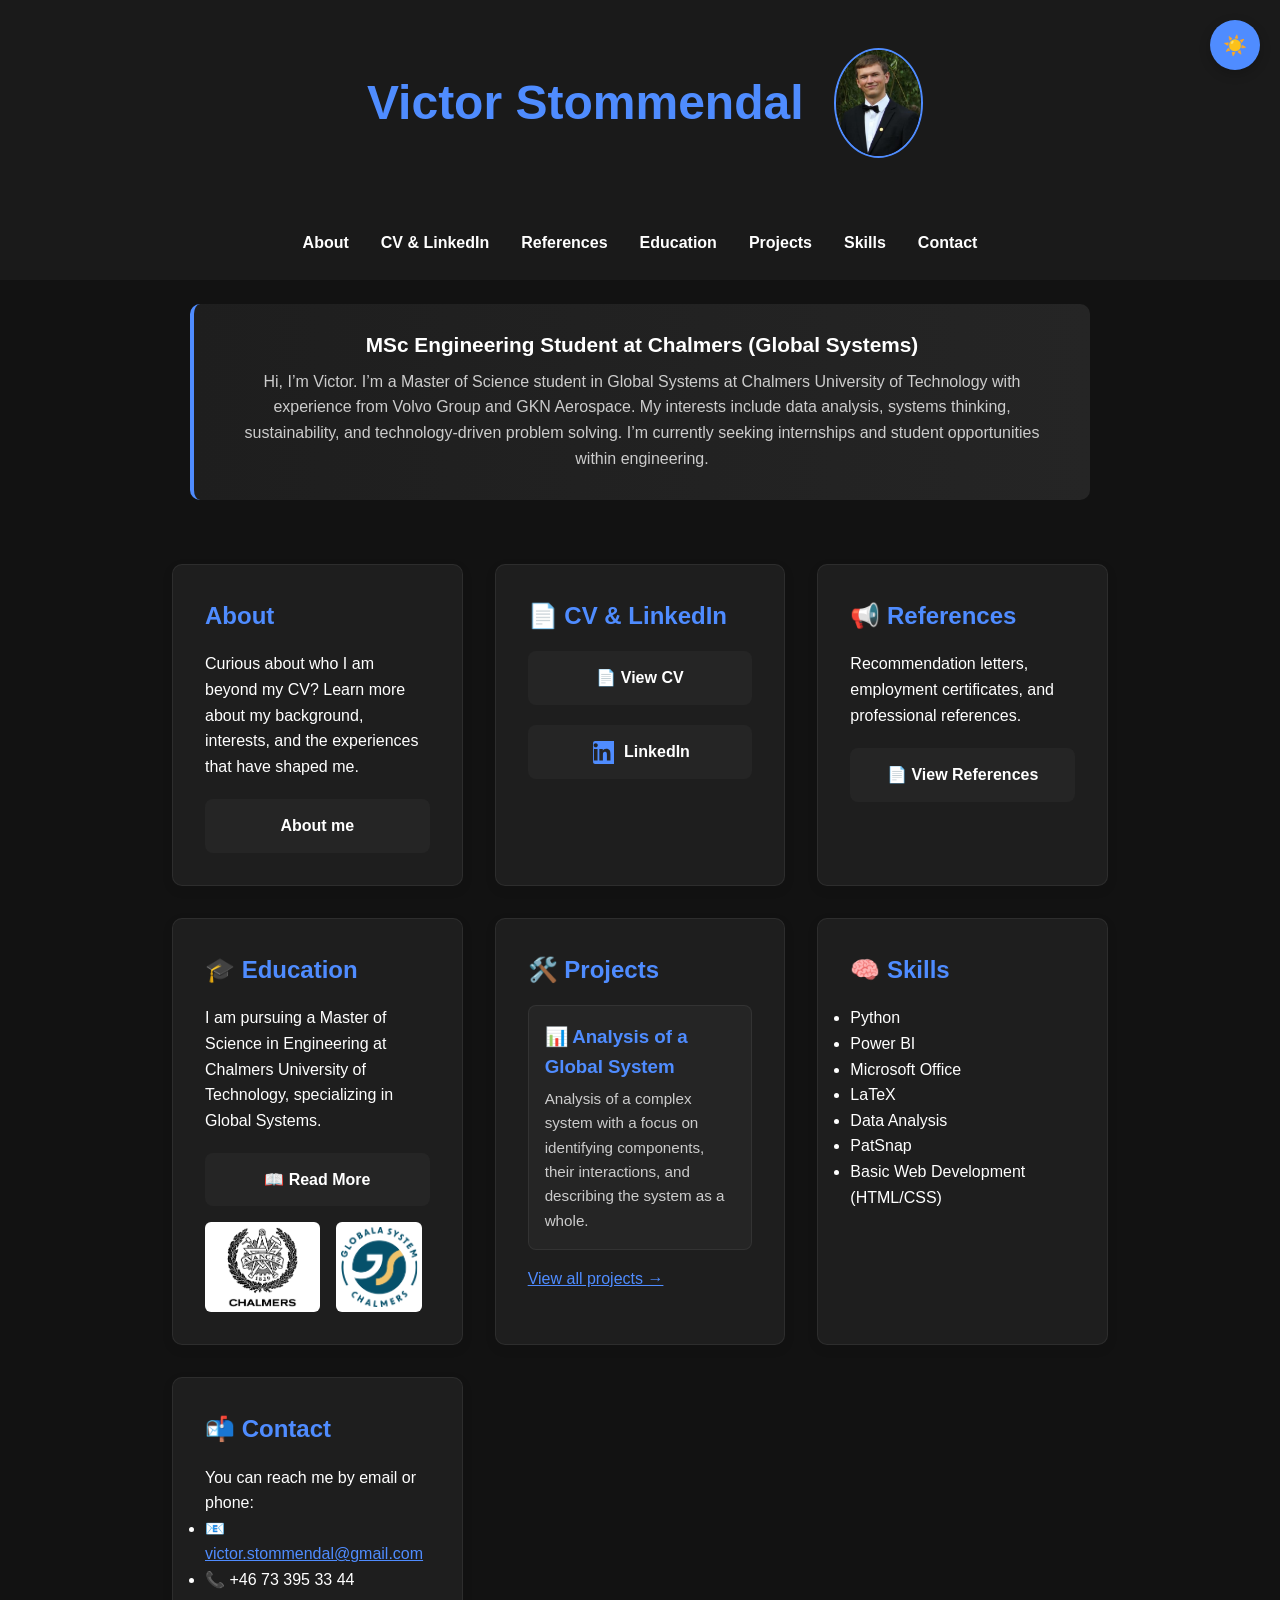
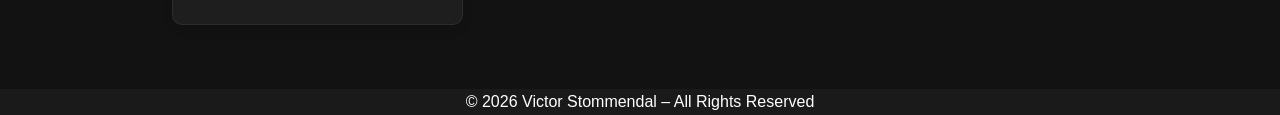
<file: index.html>
<!DOCTYPE html>
<html lang="en">
<head>
  <meta charset="UTF-8" />
  <meta name="viewport" content="width=device-width, initial-scale=1.0" />
  <title>Victor Stommendal</title>
  <style>

.header-subtitle {
  width: 100%;
  text-align: center;
  margin-top: -0.5rem;
  font-size: 1.2rem;
  color: var(--muted);
}

.action-buttons {
  display: flex;
  flex-direction: column;
  gap: 12px;
  margin-top: 20px;
}

.pdf-button {
  display: flex;
  align-items: center;
  justify-content: center;
  gap: 10px;
  width: 100%;
  padding: 14px;
  background: var(--surface);
  color: var(--text) !important;
  text-decoration: none;
  border-radius: 8px;
  font-weight: 600;
  transition: all 0.2s ease;
}

.pdf-button:hover {
  transform: translateY(-2px);
  opacity: 0.95;
}

.profile-pic {
  width: 110px;
  height: 110px;
  border-radius: 50%;
  object-fit: cover;
  border: 2px solid var(--accent);
}

.logos {
  display: flex;
  gap: 1rem;
  margin-top: 1rem;
  flex-wrap: wrap;
  align-items: center;
}

.logos img {
  height: 90px;
  object-fit: contain;
  background-color: white;
  padding: 0.3rem;
  border-radius: 6px;
}

.linkedin-link {
  display: inline-flex;
  align-items: center;
  gap: 0.5rem;
  color: var(--accent);
  text-decoration: none;
  font-weight: bold;
  margin-top: 1rem;
  justify-content: center;
}

.linkedin-link:hover {
  text-decoration: underline;
}

.hero-box {
  max-width: 900px;
  margin: 1.5rem auto;
  padding: 1.5rem 2rem;
  background: linear-gradient(
    90deg,
    var(--card),
    var(--surface)
  );
  border-left: 4px solid var(--accent);
  border-radius: 10px;
  text-align: center;
}

.hero-box h2 {
  font-size: 1.3rem;
  color: var(--text);
  margin-bottom: 0.5rem;
}

.hero-box p {
  color: var(--muted);
  margin: 0.3rem 0;
}

.project-preview {
  background: var(--surface);
  padding: 1rem;
  border-radius: 8px;
  margin-bottom: 1rem;
  border: 1px solid rgba(128, 128, 128, 0.15);
}

.project-preview h3 {
  color: var(--accent);
  margin-bottom: 0.3rem;
}

.project-preview p {
  color: var(--muted);
  font-size: 0.95rem;
}

.linkedin-icon {
  height: 24px;
  width: 24px;
  fill: var(--accent);
  flex-shrink: 0;
}

.linkedin-wrapper {
  text-align: center;
  margin-top: 1rem;
}

.header-title {
  display: flex;
  align-items: center;
  justify-content: center;
  gap: 20px;
}

.header-subtitle {
  width: 100%;
  text-align: center;
  margin-top: 1rem;
  font-size: 1.2rem;
  color: var(--muted);
}

.home-container {
  display:grid;
  grid-template-columns:repeat(auto-fit,minmax(280px,1fr));
  gap:2rem;
  max-width:1000px;
  margin:2rem auto;
  padding:2rem;
}

.card {
  background-color:var(--card);
  padding:2rem;
  border-radius:10px;
  border:1px solid rgba(128,128,128,.15);
  box-shadow:0 4px 12px rgba(0,0,0,.08);
}

.read-more-button {

margin-top: 1.2rem;

display: inline-flex;

}
  </style>
</head>
<link rel="stylesheet" href="style.css">
<body>
  <button id="theme-toggle">☀️</button>
  <header>
    <div class="header-title">
      <h1>Victor Stommendal</h1>
      <img src="Bilder/profilbild.jpg" alt="Profilbild" class="profile-pic" />
    </div>
  </header>

  <nav>
    <a href="about.html">About</a>
    <a href="#CV">CV & LinkedIn</a>
    <a href="referenser.html">References</a>
    <a href="studier.html">Education</a>
    <a href="projekt.html">Projects</a>
    <a href="#skills">Skills</a>
    <a href="#kontakt">Contact</a>
  </nav>

  <section class="hero-box">
    <h2>MSc Engineering Student at Chalmers (Global Systems)</h2>
    <p>Hi, I’m Victor.
      I’m a Master of Science student in Global Systems at Chalmers University of Technology with experience from Volvo Group and GKN Aerospace.
      My interests include data analysis, systems thinking, sustainability, and technology-driven problem solving.
      I’m currently seeking internships and student opportunities within engineering.</p>
  </section>

  <main class="home-container">

    <div class="card" id="about">
      <h2>About</h2>

      <p>
        Curious about who I am beyond my CV?
        Learn more about my background, interests, and the experiences that have shaped me.
    
        <a href="about.html" class="pdf-button read-more-btn">
          About me
        </a>
      </p>

    </div>

    <div class="card" id="CV">
      <h2>📄 CV & LinkedIn</h2>
      <a class="pdf-button" href="cv.html">
        📄 View CV
      </a>
  
      <div class="action-buttons">
  
          <a class="pdf-button"
             href="https://www.linkedin.com/in/victor-stommendal-victor-stommendal/"
             target="_blank"
             rel="noopener noreferrer">
  
              <svg class="linkedin-icon"
                   xmlns="http://www.w3.org/2000/svg"
                   viewBox="0 0 24 24"
                   aria-hidden="true">
                  <path d="M20.447 20.452h-3.554v-5.569c0-1.328-.026-3.038-1.852-3.038-1.854 0-2.136 1.445-2.136 2.939v5.668h-3.554v-11.5h3.414v1.571h.049c.476-.9 1.637-1.852 3.368-1.852 3.601 0 4.267 2.37 4.267 5.456v6.325zm-14.693-13.084c-1.144 0-2.07-.927-2.07-2.07 0-1.143.927-2.07 2.07-2.07 1.144 0 2.07.927 2.07 2.07 0 1.143-.926 2.07-2.07 2.07zm1.777 13.084h-3.554v-11.5h3.554v11.5zm16.469-19.452h-18.917c-1.108 0-2.008.9-2.008 2.008v18.983c0 1.107.9 2.008 2.008 2.008h18.984c1.108 0 2.008-.9 2.008-2.008v-18.983c0-1.108-.9-2.008-2.008-2.008z"/>
              </svg>
  
              LinkedIn
          </a>
  
      </div>
  </div>

  <div class="card" id="referenser">
    <h2>📢 References</h2>
    <p>
      Recommendation letters, employment certificates, and professional references.
      <a href="referenser.html" class="pdf-button read-more-btn">
        📄 View References
      </a>
    </p>
  </div>

    <div class="card" id="studier">
      <h2>🎓 Education</h2>
      <p>
        I am pursuing a Master of Science in Engineering at Chalmers University of Technology, specializing in Global Systems.
      </p>
      <a href="studier.html" class="pdf-button read-more-button">
        📖 Read More
      </a>
  </p>

      <div class="logos">
        <img src="Bilder/chalmers.png" alt="Chalmers logotyp" />
        <img src="Bilder/globala-systems.png" alt="Globala Systems logotyp" />
      </div>
    </div>

    <div class="card" id="projects">
      <h2>🛠️ Projects</h2>
      <div class="project-preview">
      <h3>📊 Analysis of a Global System</h3>
      <p>
      Analysis of a complex system with a focus on identifying components,
      their interactions, and describing the system as a whole.
    </p>

  </div>
    
      <a href="projekt.html">View all projects →</a>
    </div>

    <div class="card" id="skills">
      <h2>🧠 Skills</h2>
      <ul>
        <li>Python</li>
        <li>Power BI</li>
        <li>Microsoft Office</li>
        <li>LaTeX</li>
        <li>Data Analysis</li>
        <li>PatSnap</li>
        <li>Basic Web Development (HTML/CSS)</li>
      </ul>
    </div>

    <div class="card" id="kontakt">
      <h2>📬 Contact</h2>
      <p>You can reach me by email or phone:</p>
      <ul>
        <li>📧 <a href="mailto:victor.stommendal@gmail.com">victor.stommendal@gmail.com</a></li>
        <li>📞 +46 73 395 33 44</li>
      </ul>
    </div>
  </main>

  <footer>
    <p>© 2026 Victor Stommendal – All Rights Reserved</p>
  </footer>
  
<script src="theme.js"></script>
</body>
</html>
</file>
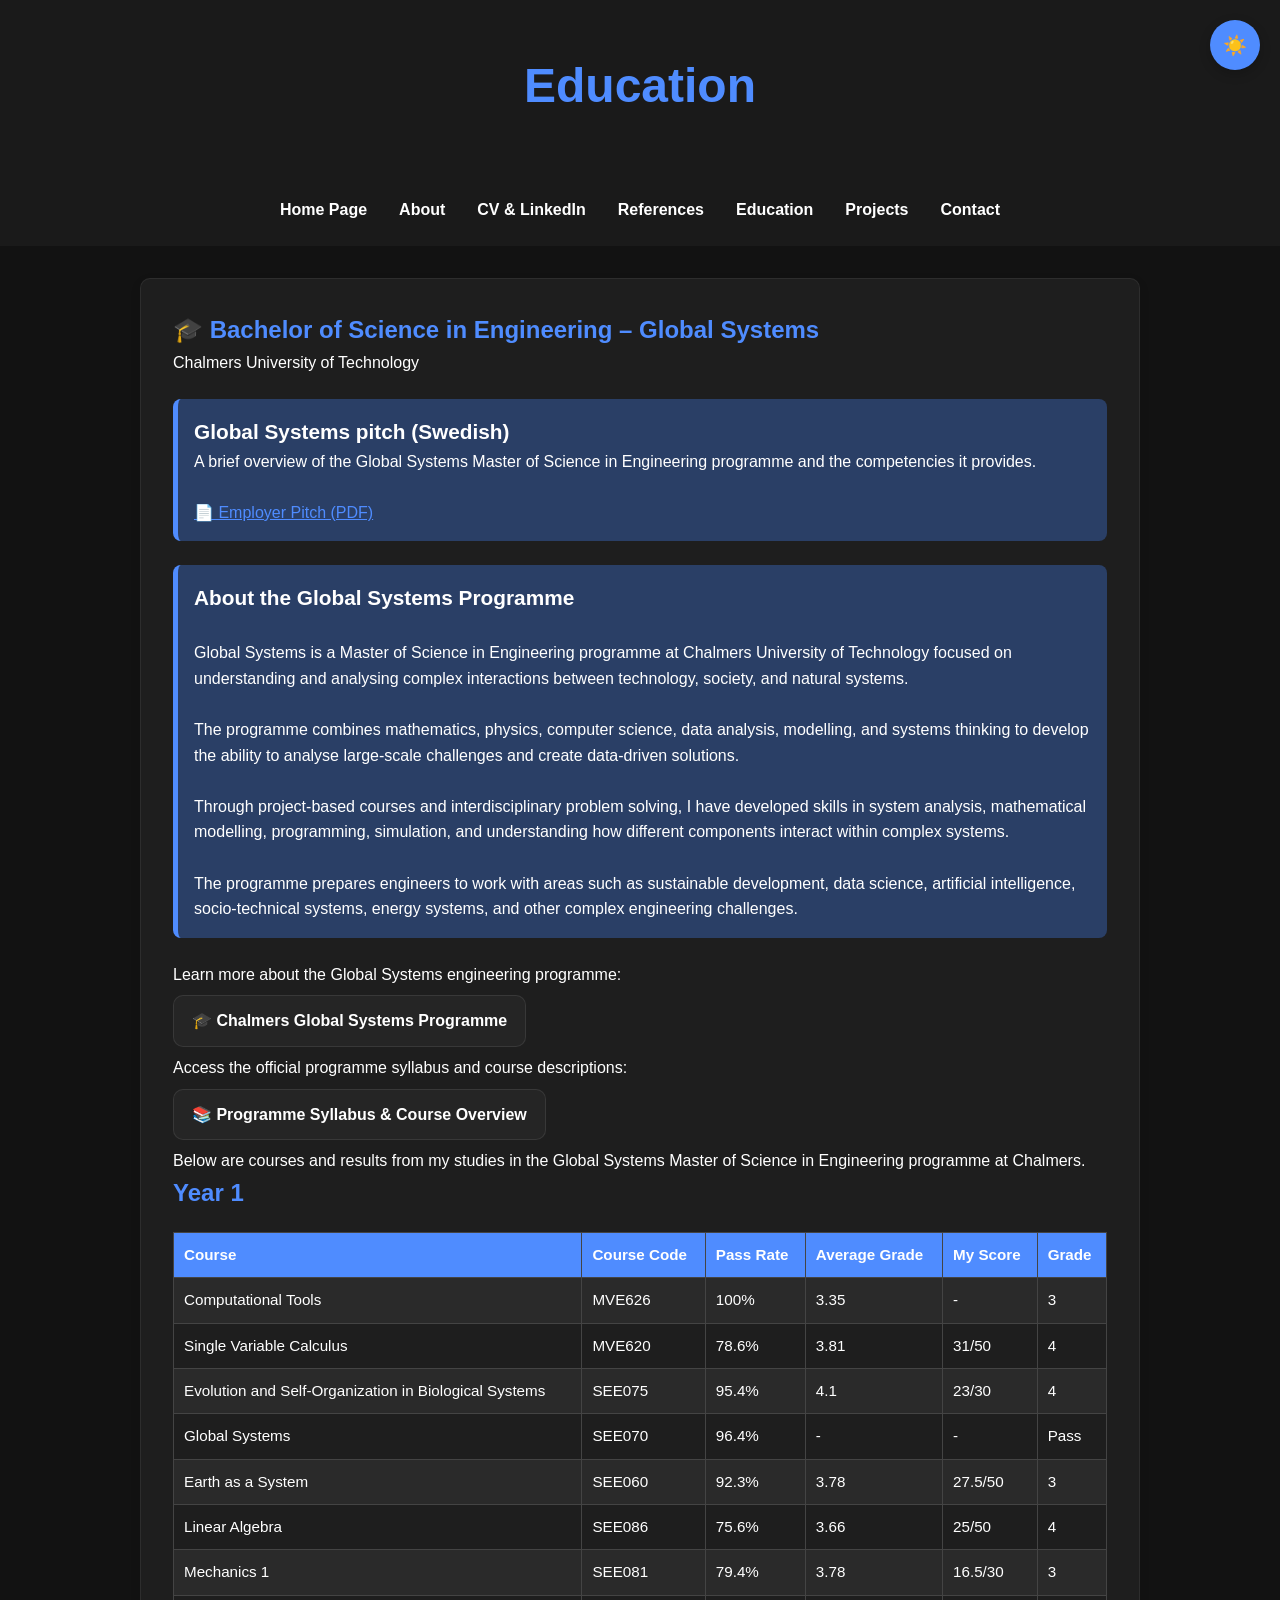
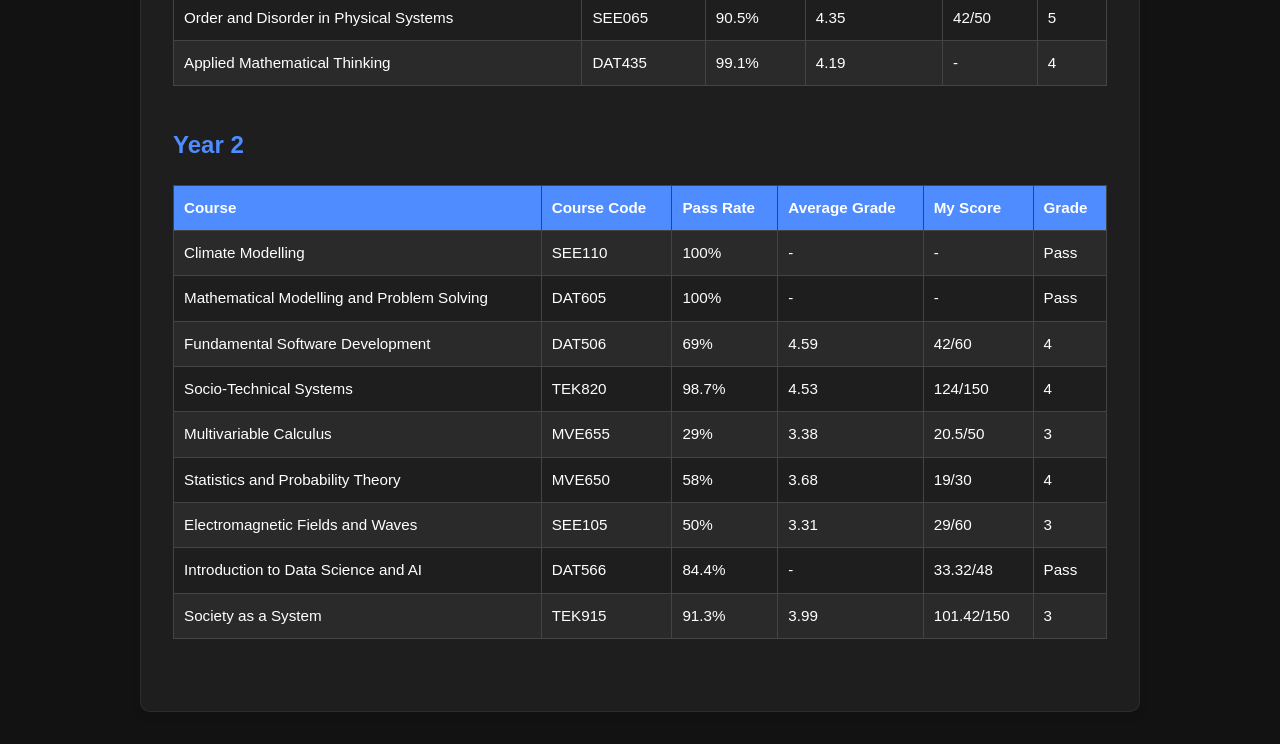
<file: bachelor.html>
<!DOCTYPE html>
<html lang="en">
<head>
  <meta charset="UTF-8" />
  <meta name="viewport" content="width=device-width, initial-scale=1.0" />
  <title>Education – Victor Stommendal</title>

  <style>

.top-section {
  display: flex;
  justify-content: space-between;
  align-items: flex-start;
  gap: 30px;
  flex-wrap: wrap;
}

.text-section {
  flex: 1;
  min-width: 250px;
}

.logo-container {
  display: flex;
  flex-direction: column;
  gap: 20px;
  align-items: center;
}

.logo {
  width: 100px;
  background: white;
  padding: 10px;
  border-radius: 10px;
}

.course-table {
  width: 100%;
  border-collapse: collapse;
  margin-top: 20px;
  margin-bottom: 40px;
  font-size: 0.95rem;
}

.course-table th,
.course-table td {
  border: 1px solid var(--table-border);
  padding: 10px;
  text-align: left;
}

.course-table th {
  background-color: var(--accent);
  color: white;
}

.course-table tr:nth-child(even) {
  background-color: var(--table-row);
}

.course-table tr:hover {
  background-color: var(--table-hover);
}

@media (max-width: 700px) {

/* HEADER */

header {

  padding: 2rem 1rem;

}

header h1 {

  width: auto;

  font-size: 2.2rem;

  line-height: 1.2;

}

/* NAVIGATION */

nav {

  padding: 0.7rem 0.5rem;

  gap: 0.2rem;

}

nav a {

  margin: 0.2rem 0.35rem;

  font-size: 0.85rem;

}

/* MAIN CONTAINER */

.container {

  margin: 1rem;

  padding: 1rem;

}

/* TOP SECTION */

.top-section {

  display: block;

}

.text-section {

  width: 100%;

  min-width: 0;

}

/* HEADINGS */

.text-section h2 {

  font-size: 1.4rem;

  line-height: 1.3;

}

/* EMPLOYER BOX */

.employer-box {

  margin: 1.2rem 0;

  padding: 1rem;

  font-size: 0.95rem;

}

/* BUTTONS */

.info-button {

  width: 100%;

  text-align: center;

  padding: 12px;

}

/* TABLE */

.course-table {

  display: block;

  overflow-x: auto;

  width: 100%;

  white-space: nowrap;

  font-size: 0.8rem;

  -webkit-overflow-scrolling: touch;

}

.course-table th,

.course-table td {

  padding: 8px;

}

/* YEAR HEADINGS */

.text-section > h2 {

  margin-top: 2rem;

  margin-bottom: 1rem;

}

/* THEME BUTTON */

#theme-toggle {

  width: 40px;

  height: 40px;

  top: 10px;

  right: 10px;

  font-size: 1rem;

}

}

.employer-box {
  margin: 1.5rem 0;
  padding: 1rem;
  background-color: var(--info-box);
  border-left: 5px solid var(--accent);
  border-radius: 8px;
}

.info-button {
  display: inline-flex;
  align-items: center;
  justify-content: center;
  gap: 8px;
  padding: 12px 18px;
  margin: 8px 0;
  background: var(--surface);
  color: var(--text);
  text-decoration: none;
  border-radius: 10px;
  font-weight: 600;
  border: 1px solid rgba(128,128,128,0.2);
  transition: all 0.25s ease;
}

.info-button:hover {
  transform: translateY(-3px);
  border-color: var(--accent);
  color: var(--accent);
  box-shadow: 0 8px 20px rgba(0,0,0,0.15);
}

  </style>
</head>

<link rel="stylesheet" href="style.css">

<body>
  <button id="theme-toggle">☀️</button>

  <header>
    <h1>Education</h1>
  </header>

  <nav>
    <a href="index.html">Home Page</a>
    <a href="about.html">About</a>
    <a href="index.html#CV">CV & LinkedIn</a>
    <a href="referenser.html">References</a>
    <a href="studier.html">Education</a>
    <a href="projekt.html">Projects</a>
    <a href="index.html#kontakt">Contact</a>
  </nav>

  <main class="container">

    <div class="top-section">
    
    <div class="text-section">
    
    <h2>🎓 Bachelor of Science in Engineering – Global Systems</h2>
    
    <p>
    
    Chalmers University of Technology
    
    </p>

        <div class="employer-box">

          <strong style="font-size: 1.3rem;">Global Systems pitch (Swedish)</strong><br>

          A brief overview of the Global Systems Master of Science in Engineering programme and the competencies it provides.

          <br><br>

          <a href="Dokument/Globala_System_Pitch.pdf" target="_blank">
            📄 Employer Pitch (PDF)
          </a>

        </div>

        <div class="employer-box">

          <strong style="font-size: 1.3rem;">About the Global Systems Programme</strong><br><br>
        
          Global Systems is a Master of Science in Engineering programme at Chalmers University of Technology focused on understanding and analysing complex interactions between technology, society, and natural systems.
        
          <br><br>
        
          The programme combines mathematics, physics, computer science, data analysis, modelling, and systems thinking to develop the ability to analyse large-scale challenges and create data-driven solutions.
        
          <br><br>
        
          Through project-based courses and interdisciplinary problem solving, I have developed skills in system analysis, mathematical modelling, programming, simulation, and understanding how different components interact within complex systems.
        
          <br><br>
        
          The programme prepares engineers to work with areas such as sustainable development, data science, artificial intelligence, socio-technical systems, energy systems, and other complex engineering challenges.
        
        </div>

        <p>
          Learn more about the Global Systems engineering programme:
        </p>
        
        <a class="info-button" 
           href="https://www.chalmers.se/utbildning/hitta-program/globala-system-civilingenjor/" 
           target="_blank">
          🎓 Chalmers Global Systems Programme
        </a>
        
        <p>
          Access the official programme syllabus and course descriptions:
        </p>
        
        <a class="info-button" 
           href="https://www.chalmers.se/en/education/your-studies/find-course-and-programme-syllabi/programme-overview/TKGBS/?syllabusAcYear=2026%2F2027&year=1&view=year" 
           target="_blank">
          📚 Programme Syllabus & Course Overview
        </a>

        <p>
          Below are courses and results from my studies in the Global Systems Master of Science in Engineering programme at Chalmers.
        </p>

        <h2>Year 1</h2>

        <table class="course-table">
          <tr>
            <th>Course</th>
            <th>Course Code</th>
            <th>Pass Rate</th>
            <th>Average Grade</th>
            <th>My Score</th>
            <th>Grade</th>
          </tr>

          <tr><td>Computational Tools</td><td>MVE626</td><td>100%</td><td>3.35</td><td>-</td><td>3</td></tr>
          <tr><td>Single Variable Calculus</td><td>MVE620</td><td>78.6%</td><td>3.81</td><td>31/50</td><td>4</td></tr>
          <tr><td>Evolution and Self-Organization in Biological Systems</td><td>SEE075</td><td>95.4%</td><td>4.1</td><td>23/30</td><td>4</td></tr>
          <tr><td>Global Systems</td><td>SEE070</td><td>96.4%</td><td>-</td><td>-</td><td>Pass</td></tr>
          <tr><td>Earth as a System</td><td>SEE060</td><td>92.3%</td><td>3.78</td><td>27.5/50</td><td>3</td></tr>
          <tr><td>Linear Algebra</td><td>SEE086</td><td>75.6%</td><td>3.66</td><td>25/50</td><td>4</td></tr>
          <tr><td>Mechanics 1</td><td>SEE081</td><td>79.4%</td><td>3.78</td><td>16.5/30</td><td>3</td></tr>
          <tr><td>Order and Disorder in Physical Systems</td><td>SEE065</td><td>90.5%</td><td>4.35</td><td>42/50</td><td>5</td></tr>
          <tr><td>Applied Mathematical Thinking</td><td>DAT435</td><td>99.1%</td><td>4.19</td><td>-</td><td>4</td></tr>
        </table>

        <h2>Year 2</h2>

        <table class="course-table">
          <tr>
            <th>Course</th>
            <th>Course Code</th>
            <th>Pass Rate</th>
            <th>Average Grade</th>
            <th>My Score</th>
            <th>Grade</th>
          </tr>

          <tr><td>Climate Modelling</td><td>SEE110</td><td>100%</td><td>-</td><td>-</td><td>Pass</td></tr>
          <tr><td>Mathematical Modelling and Problem Solving</td><td>DAT605</td><td>100%</td><td>-</td><td>-</td><td>Pass</td></tr>
          <tr><td>Fundamental Software Development</td><td>DAT506</td><td>69%</td><td>4.59</td><td>42/60</td><td>4</td></tr>
          <tr><td>Socio-Technical Systems</td><td>TEK820</td><td>98.7%</td><td>4.53</td><td>124/150</td><td>4</td></tr>
          <tr><td>Multivariable Calculus</td><td>MVE655</td><td>29%</td><td>3.38</td><td>20.5/50</td><td>3</td></tr>
          <tr><td>Statistics and Probability Theory</td><td>MVE650</td><td>58%</td><td>3.68</td><td>19/30</td><td>4</td></tr>
          <tr><td>Electromagnetic Fields and Waves</td><td>SEE105</td><td>50%</td><td>3.31</td><td>29/60</td><td>3</td></tr>
          <tr><td>Introduction to Data Science and AI</td><td>DAT566</td><td>84.4%</td><td>-</td><td>33.32/48</td><td>Pass</td></tr>
          <tr><td>Society as a System</td><td>TEK915</td><td>91.3%</td><td>3.99</td><td>101.42/150</td><td>3</td></tr>
        </table>

      </div>

    </div>

  </main>

  <script src="theme.js"></script>

</body>
</html>
</file>
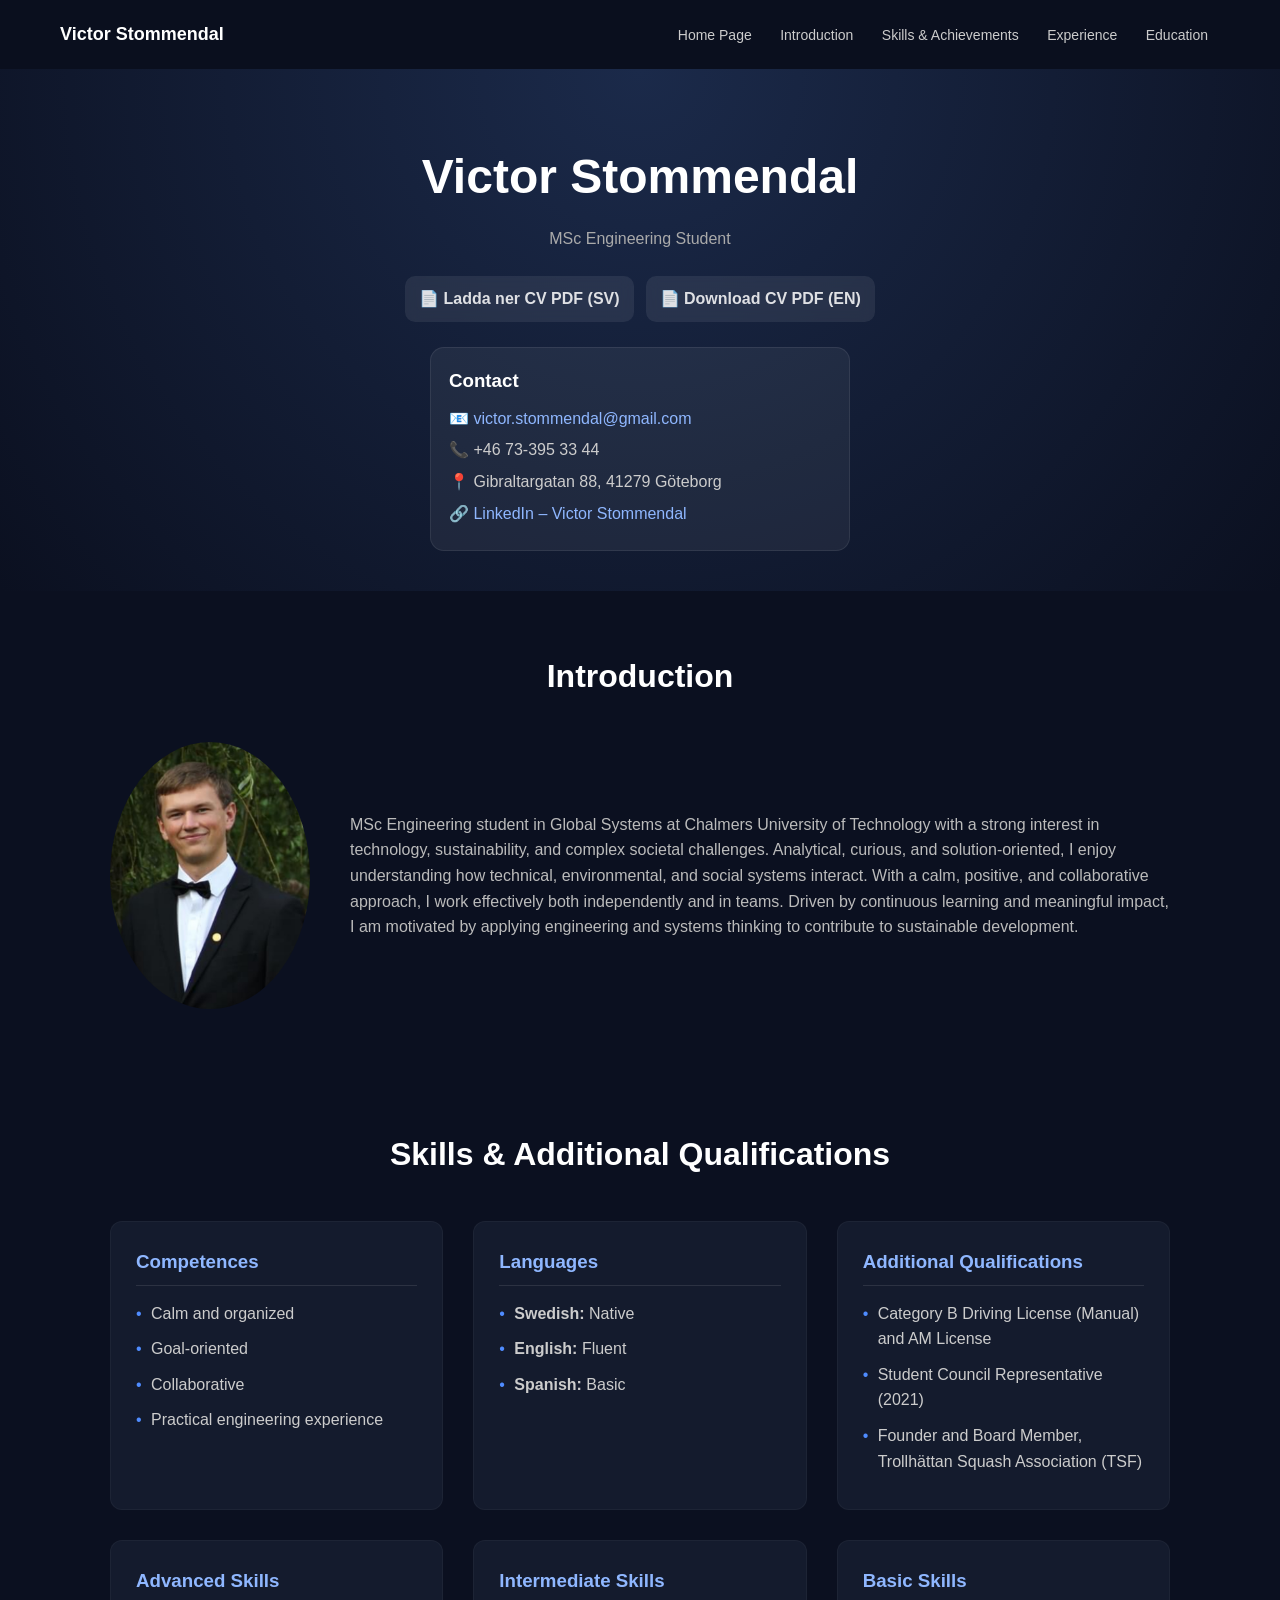
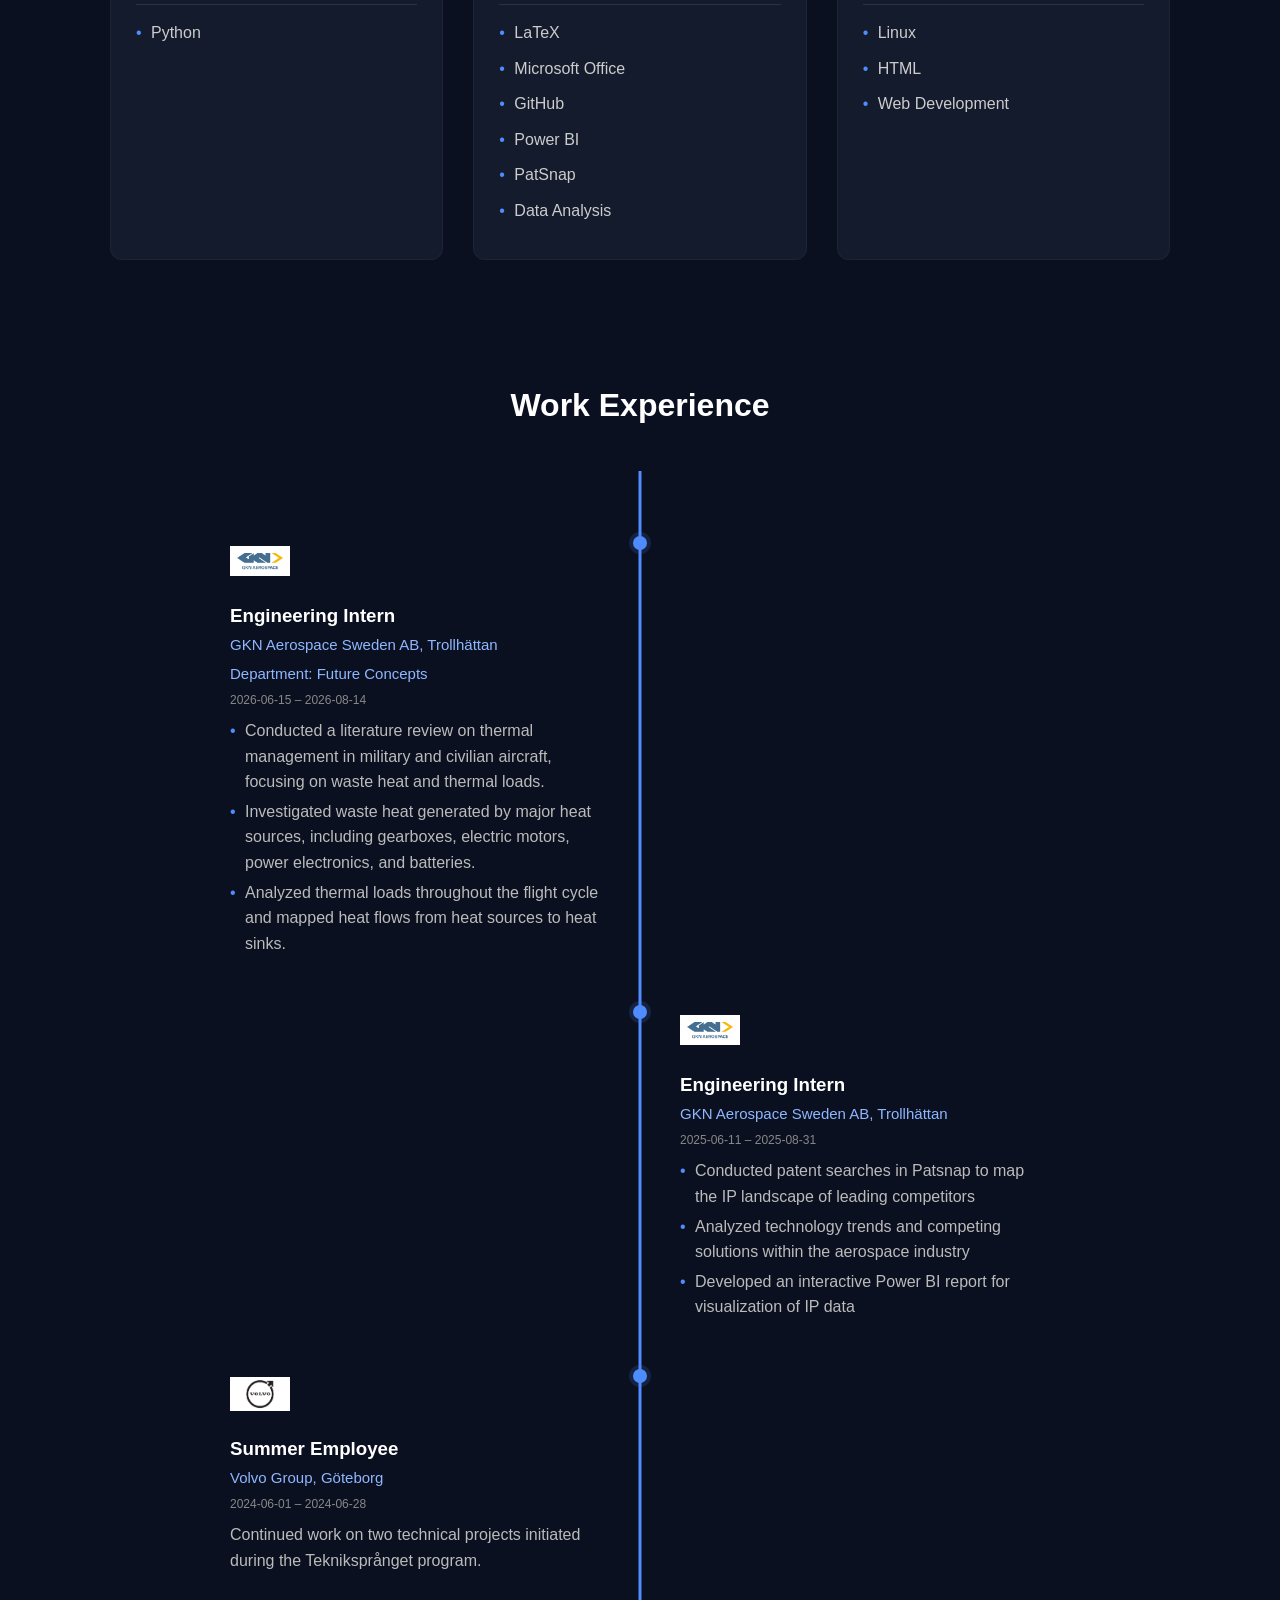
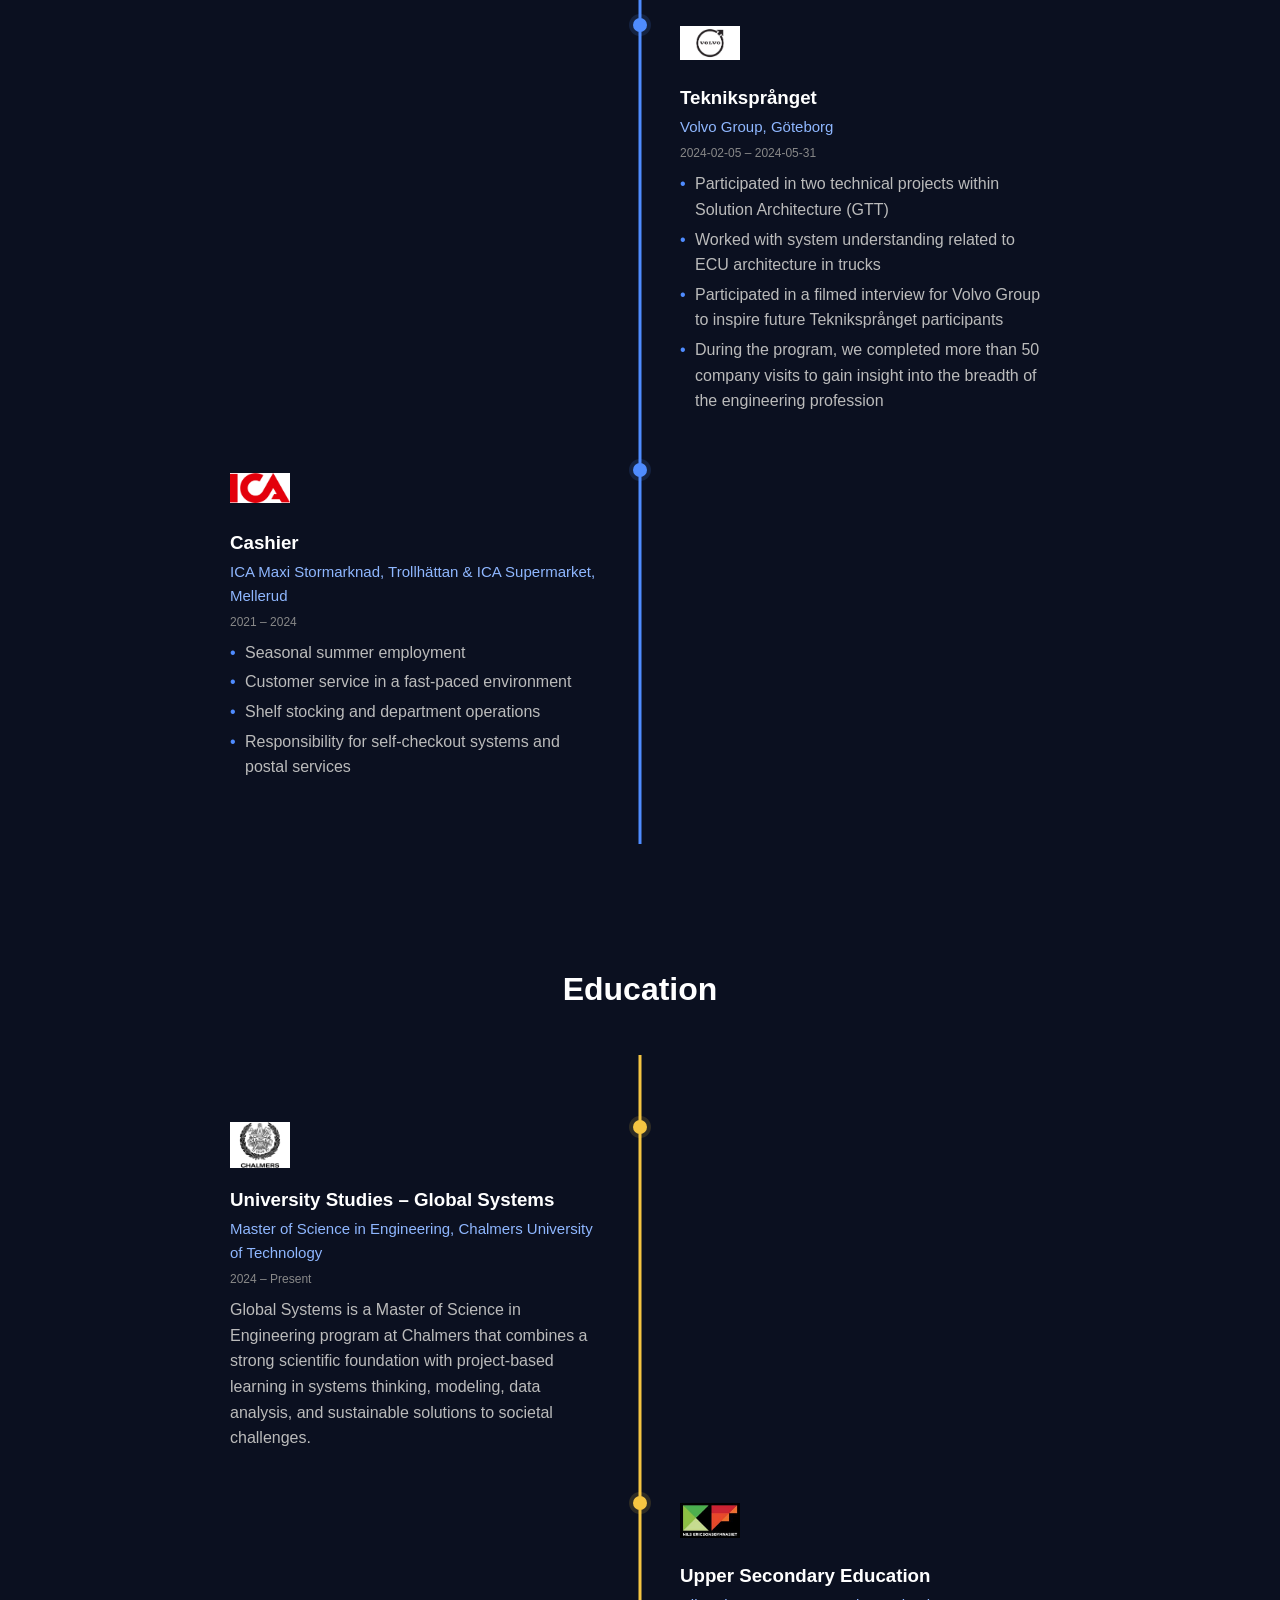
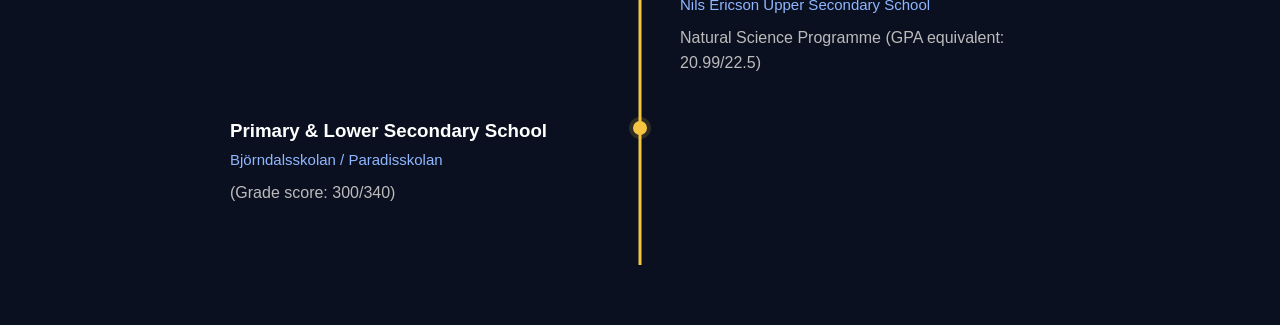
<file: cv.html>
<!DOCTYPE html>
<html lang="en">
<head>
  <meta charset="UTF-8" />
  <meta name="viewport" content="width=device-width, initial-scale=1.0"/>
  <title>Victor Stommendal – CV</title>

  <style>
    * {
      margin: 0;
      padding: 0;
      box-sizing: border-box;
      font-family: Arial, sans-serif;
    }

    body {
      background: #0b1020;
      color: white;
      line-height: 1.6;
    }

    header {
      display: flex;
      justify-content: space-between;
      align-items: center;
      padding: 20px 60px;
      position: sticky;
      top: 0;
      background: rgba(10, 15, 30, 0.8);
      backdrop-filter: blur(10px);
      z-index: 100;
    }

    .logo {
      font-weight: bold;
      font-size: 18px;
    }

    nav a {
      margin: 0 12px;
      color: #ccc;
      text-decoration: none;
      font-size: 14px;
    }

    nav a:hover {
      color: white;
    }

    /* HERO */
    .hero {
      text-align: center;
      padding: 70px 20px 40px;
      background: radial-gradient(circle at top, #1b2a4a, #0b1020);
    }

    .hero h1 {
      font-size: 48px;
      margin-bottom: 10px;
    }

    .hero p {
      color: #aaa;
      margin-bottom: 25px;
    }

    /* ACTION BUTTONS */
    .action-buttons {
      display: flex;
      flex-wrap: wrap;
      justify-content: center;
      gap: 12px;
      margin-bottom: 25px;
    }

    .pdf-button {
      display: inline-flex;
      align-items: center;
      gap: 8px;
      padding: 10px 14px;
      background: rgba(255,255,255,0.08);
      color: rgba(255,255,255,0.85);
      text-decoration: none;
      border-radius: 10px;
      font-weight: 600;
      transition: 0.2s;
      backdrop-filter: blur(6px);
    }

    .pdf-button:hover {
      background: rgba(255,255,255,0.15);
      transform: translateY(-2px);
      color: white;
    }

    /* CONTACT */
    .contact-card {
      margin: 20px auto 0;
      max-width: 420px;
      background: rgba(255,255,255,0.06);
      border: 1px solid rgba(255,255,255,0.08);
      border-radius: 14px;
      padding: 18px;
      text-align: left;
    }

    .contact-card h3 {
      margin-bottom: 10px;
    }

    .contact-card p {
      color: #ccc;
      margin: 6px 0;
    }

    .contact-card a {
      color: #8fb7ff;
      text-decoration: none;
    }

    section {
      padding: 60px 20px;
      max-width: 1100px;
      margin: auto;
    }

    h2 {
      text-align: center;
      margin-bottom: 40px;
      font-size: 32px;
    }

    /* ABOUT */
    .about {
      display: flex;
      gap: 40px;
      align-items: center;
      flex-wrap: wrap;
    }

    .about img {
      width: 200px;
      border-radius: 50%;
    }

    .about-text {
      flex: 1;
      color: #bbb;
    }

    .mini-buttons {
      margin-top: 20px;
      display: flex;
      gap: 10px;
      flex-wrap: wrap;
    }

    /* SKILLS & MERITS GRID */
    .skills-grid {
      display: grid;
      grid-template-columns: repeat(auto-fit, minmax(300px, 1fr));
      gap: 30px;
    }

    .skills-block {
      background: #141b2d;
      padding: 25px;
      border-radius: 12px;
      border: 1px solid rgba(255,255,255,0.04);
    }

    .skills-block h3 {
      margin-bottom: 15px;
      color: #8fb7ff;
      border-bottom: 1px solid rgba(255,255,255,0.1);
      padding-bottom: 8px;
    }

    .skills-block ul {
      list-style: none;
      padding-left: 0;
    }

    .skills-block li {
      color: #ccc;
      margin-bottom: 10px;
      position: relative;
      padding-left: 15px;
    }

    .skills-block li::before {
      content: "•";
      position: absolute;
      left: 0;
      color: #4f8cff;
    }

    /* TIMELINE BASE */
    .job-logo {
    width: 60px;
    height: 60px;
    object-fit: contain;
    margin-bottom: 10px;
    display: block;
    }
    
    .timeline {
      position: relative;
      max-width: 900px;
      margin: auto;
      padding: 40px 0;
    }

    .timeline::before {
      content: "";
      position: absolute;
      left: 50%;
      top: 0;
      bottom: 0;
      width: 3px;
      transform: translateX(-50%);
    }

    .item {
      position: relative;
      width: 50%;
      padding: 20px 40px;
      text-align: left;
    }

    .item:nth-child(odd) {
      left: 0;
    }

    .item:nth-child(even) {
      left: 50%;
    }

    .item::before {
      content: "";
      position: absolute;
      top: 25px;
      width: 14px;
      height: 14px;
      border-radius: 50%;
    }

    .item:nth-child(odd)::before {
      right: -7px;
    }

    .item:nth-child(even)::before {
      left: -7px;
    }

    .item h3 {
      margin-bottom: 2px;
    }

    .item h4 {
      color: #8fb7ff;
      font-weight: normal;
      font-size: 15px;
      margin-bottom: 5px;
    }

    .item span {
      font-size: 12px;
      color: #888;
      display: block;
      margin-bottom: 8px;
    }

    .item p {
      color: #bbb;
      margin-top: 8px;
    }

    .item ul {
      list-style: none;
      padding: 0;
      margin-top: 8px;
      display: block;
      text-align: left;
    }

    .item ul li {
      color: #bbb;
      margin-bottom: 4px;
      position: relative;
      padding-left: 15px;
    }

    .item ul li::before {
      content: "•";
      position: absolute;
      left: 0;
      color: #4f8cff;
    }

    /* 💼 ERFARENHET (BLÅ) */
    .timeline.experience::before {
      background: #4f8cff;
    }

    .timeline.experience .item::before {
      background: #4f8cff;
      box-shadow: 0 0 0 4px rgba(79,140,255,0.15);
    }

    /* 🎓 UTBILDNING (GUL) */
    .timeline.education::before {
      background: #f5c542;
    }

    .timeline.education .item::before {
      background: #f5c542;
      box-shadow: 0 0 0 4px rgba(245,197,66,0.15);
    }

    .footer-note {
      text-align: center;
      color: #888;
      margin-top: 30px;
      font-style: italic;
    }

    @media (max-width: 768px) {

/* HEADER / MENU */
header {
  position: relative;
  flex-direction: column;
  gap: 15px;
  padding: 20px 15px;
}

.logo {
  font-size: 18px;
}

nav {
  display: flex;
  flex-wrap: wrap;
  justify-content: center;
  gap: 6px;
}

nav a {
  margin: 4px 6px;
  font-size: 13px;
}

/* HERO */
.hero {
  padding: 45px 15px 30px;
}

.hero h1 {
  font-size: 34px;
  line-height: 1.2;
}

.hero p {
  font-size: 16px;
}

.action-buttons {
  flex-direction: column;
  align-items: stretch;
  max-width: 350px;
  margin-left: auto;
  margin-right: auto;
}

.pdf-button {
  justify-content: center;
}

.contact-card {
  max-width: 100%;
}

/* INTRODUCTION */
section {
  padding: 45px 15px;
}

h2 {
  font-size: 27px;
  margin-bottom: 30px;
}

.about {
  flex-direction: column;
  gap: 25px;
  text-align: center;
}

.about img {
  width: 150px;
  height: 150px;
}

.about-text {
  width: 100%;
  flex: none;
  text-align: left;
}

/* SKILLS */
.skills-grid {
  grid-template-columns: 1fr;
  gap: 15px;
}

.skills-block {
  padding: 20px;
}

/* TIMELINE */
.timeline {
  padding: 25px 0;
}

.timeline::before {
  left: 20px;
}

.item {
  width: 100%;
  left: 0 !important;
  padding-left: 60px;
  padding-right: 10px;
}

.item::before {
  left: 12px !important;
}

.job-logo {
  width: 55px;
  height: 55px;
}
}
  </style>
</head>

<body>

<header>
  <div class="logo">Victor Stommendal</div>
  <nav>
    <a href="index.html">Home Page</a>
    <a href="#about">Introduction</a>
    <a href="#skills">Skills & Achievements</a>
    <a href="#journey">Experience</a>
    <a href="#education">Education</a>
  </nav>
</header>

<!-- HERO -->
<div class="hero">

  <h1>Victor Stommendal</h1>
  <p>MSc Engineering Student</p>

<div class="action-buttons">
  <a class="pdf-button" href="Dokument/CV - sv (vit) (kopia).pdf">📄 Ladda ner CV PDF (SV)</a>
  <a class="pdf-button" href="Dokument/CV - eng (vit) (kopia).pdf">📄 Download CV PDF (EN)</a>
</div>
<div class="contact-card">
  <h3>Contact</h3>
  <p>📧 <a href="mailto:victor.stommendal@gmail.com">victor.stommendal@gmail.com</a></p>
  <p>📞 +46 73-395 33 44</p>
  <p>📍 Gibraltargatan 88, 41279 Göteborg</p>
  <p>🔗 <a href="https://www.linkedin.com/in/victor-stommendal-victor-stommendal/" target="_blank">LinkedIn – Victor Stommendal</a></p>
</div>

</div>

<!-- ABOUT -->
<section id="about">
  <h2>Introduction</h2>

  <div class="about">
    <img src="Bilder/profilbild.jpg" alt="Profilbild" class="profile-pic" />

    <div class="about-text">
      <p>
        MSc Engineering student in Global Systems at Chalmers University of Technology with a strong interest in technology, sustainability, and complex societal challenges. Analytical, curious, and solution-oriented, I enjoy understanding how technical, environmental, and social systems interact. With a calm, positive, and collaborative approach, I work effectively both independently and in teams. Driven by continuous learning and meaningful impact, I am motivated by applying engineering and systems thinking to contribute to sustainable development.
      </p>
    </div>
  </div>
</section>

<!-- SKILLS, LANGUAGES & MERITS -->
<section id="skills">
  <h2>Skills & Additional Qualifications</h2>

  <div class="skills-grid">

    <div class="skills-block">
      <h3>Competences</h3>
      <ul>
        <li>Calm and organized</li>
        <li>Goal-oriented</li>
        <li>Collaborative</li>
        <li>Practical engineering experience</li>
      </ul>
    </div>

    <div class="skills-block">
      <h3>Languages</h3>
      <ul>
        <li><strong>Swedish:</strong> Native</li>
        <li><strong>English:</strong> Fluent</li>
        <li><strong>Spanish:</strong> Basic</li>
        <!-- Replace with another language if applicable -->
      </ul>
    </div>

    <div class="skills-block">
      <h3>Additional Qualifications</h3>
      <ul>
        <li>Category B Driving License (Manual) and AM License</li>
        <li>Student Council Representative (2021)</li>
        <li>Founder and Board Member, Trollhättan Squash Association (TSF)</li>
      </ul>
    </div>

    <div class="skills-block">
      <h3>Advanced Skills</h3>
      <ul>
        <li>Python</li>
      </ul>
    </div>

    <div class="skills-block">
      <h3>Intermediate Skills</h3>
      <ul>
        <li>LaTeX</li>
        <li>Microsoft Office</li>
        <li>GitHub</li>
        <li>Power BI</li>
        <li>PatSnap</li>
        <li>Data Analysis</li>
      </ul>
    </div>

    <div class="skills-block">
      <h3>Basic Skills</h3>
      <ul>
        <li>Linux</li>
        <li>HTML</li>
        <li>Web Development</li>
      </ul>
    </div>

  </div>
</section>

<!-- EXPERIENCE -->
<section id="journey">
  <h2>Work Experience</h2>

  <div class="timeline experience">
    <div class="item">
      <img src="Bilder/GKNlogo.jpeg" class="job-logo" alt="GKN Aerospace logo">
      <h3>Engineering Intern</h3>
      <h4>GKN Aerospace Sweden AB, Trollhättan</h4>
      <h4>Department: Future Concepts</h4>
      <span>2026-06-15 – 2026-08-14</span>
      <ul>
        <li>Conducted a literature review on thermal management in military and civilian aircraft, focusing on waste heat and thermal loads.</li>
        <li>Investigated waste heat generated by major heat sources, including gearboxes, electric motors, power electronics, and batteries.</li>
        <li>Analyzed thermal loads throughout the flight cycle and mapped heat flows from heat sources to heat sinks.</li>
      </ul>
    </div>
    
    <div class="item">
      <img src="Bilder/GKNlogo.jpeg" class="job-logo" alt="GKN Aerospace logo">
      <h3>Engineering Intern</h3>
      <h4>GKN Aerospace Sweden AB, Trollhättan</h4>
      <span>2025-06-11 – 2025-08-31</span>
      <ul>
        <li>Conducted patent searches in Patsnap to map the IP landscape of leading competitors</li>
        <li>Analyzed technology trends and competing solutions within the aerospace industry</li>
        <li>Developed an interactive Power BI report for visualization of IP data</li>
      </ul>
    </div>

    <div class="item">
      <img src="Bilder/volvologo.webp" class="job-logo" alt="Volvo Group logo">
      <h3>Summer Employee</h3>
      <h4>Volvo Group, Göteborg</h4>
      <span>2024-06-01 – 2024-06-28</span>
      <p>Continued work on two technical projects initiated during the Tekniksprånget program.</p>
    </div>

    <div class="item">
      <img src="Bilder/volvologo.webp" class="job-logo" alt="Volvo Group logo">
      <h3>Tekniksprånget</h3>
      <h4>Volvo Group, Göteborg</h4>
      <span>2024-02-05 – 2024-05-31</span>
      <ul>
        <li>Participated in two technical projects within Solution Architecture (GTT)</li>
        <li>Worked with system understanding related to ECU architecture in trucks</li>
        <li>Participated in a filmed interview for Volvo Group to inspire future Tekniksprånget participants</li>
        <li>During the program, we completed more than 50 company visits to gain insight into the breadth of the engineering profession</li>
      </ul>
    </div>

    <div class="item">
      <img src="Bilder/icalogo.png" class="job-logo" alt="ICA logo">
      <h3>Cashier</h3>
      <h4>ICA Maxi Stormarknad, Trollhättan &amp; ICA Supermarket, Mellerud</h4>
      <span>2021 – 2024</span>
      <ul>
        <li>Seasonal summer employment</li>
        <li>Customer service in a fast-paced environment</li>
        <li>Shelf stocking and department operations</li>
        <li>Responsibility for self-checkout systems and postal services</li>
      </ul>
    </div>
  </div>

</section>

<!-- EDUCATION -->
<section id="education">
  <h2>Education</h2>

  <div class="timeline education">
    <div class="item">
      <img src="Bilder/chalmers.png" class="job-logo" alt="Chalmers logo">
      <h3>University Studies – Global Systems</h3>
    <h4>Master of Science in Engineering, Chalmers University of Technology</h4>
    <span>2024 – Present</span>
    <p>
      Global Systems is a Master of Science in Engineering program at Chalmers that combines a strong scientific foundation with project-based learning in systems thinking, modeling, data analysis, and sustainable solutions to societal challenges.
    </p>
    </div>

    <div class="item">
      <img src="Bilder/nisselogo.jpeg" class="job-logo" alt="Nisse logo">
      <h3>Upper Secondary Education</h3>
    <h4>Nils Ericson Upper Secondary School</h4>
    <p>Natural Science Programme (GPA equivalent: 20.99/22.5)</p>
    </div>

    <div class="item">
      <h3>Primary & Lower Secondary School</h3>
      <h4>Björndalsskolan / Paradisskolan</h4>
      <p>(Grade score: 300/340)</p>
    </div>
  </div>
</section>
<script src="theme.js"></script>
</body>
</html>
</file>
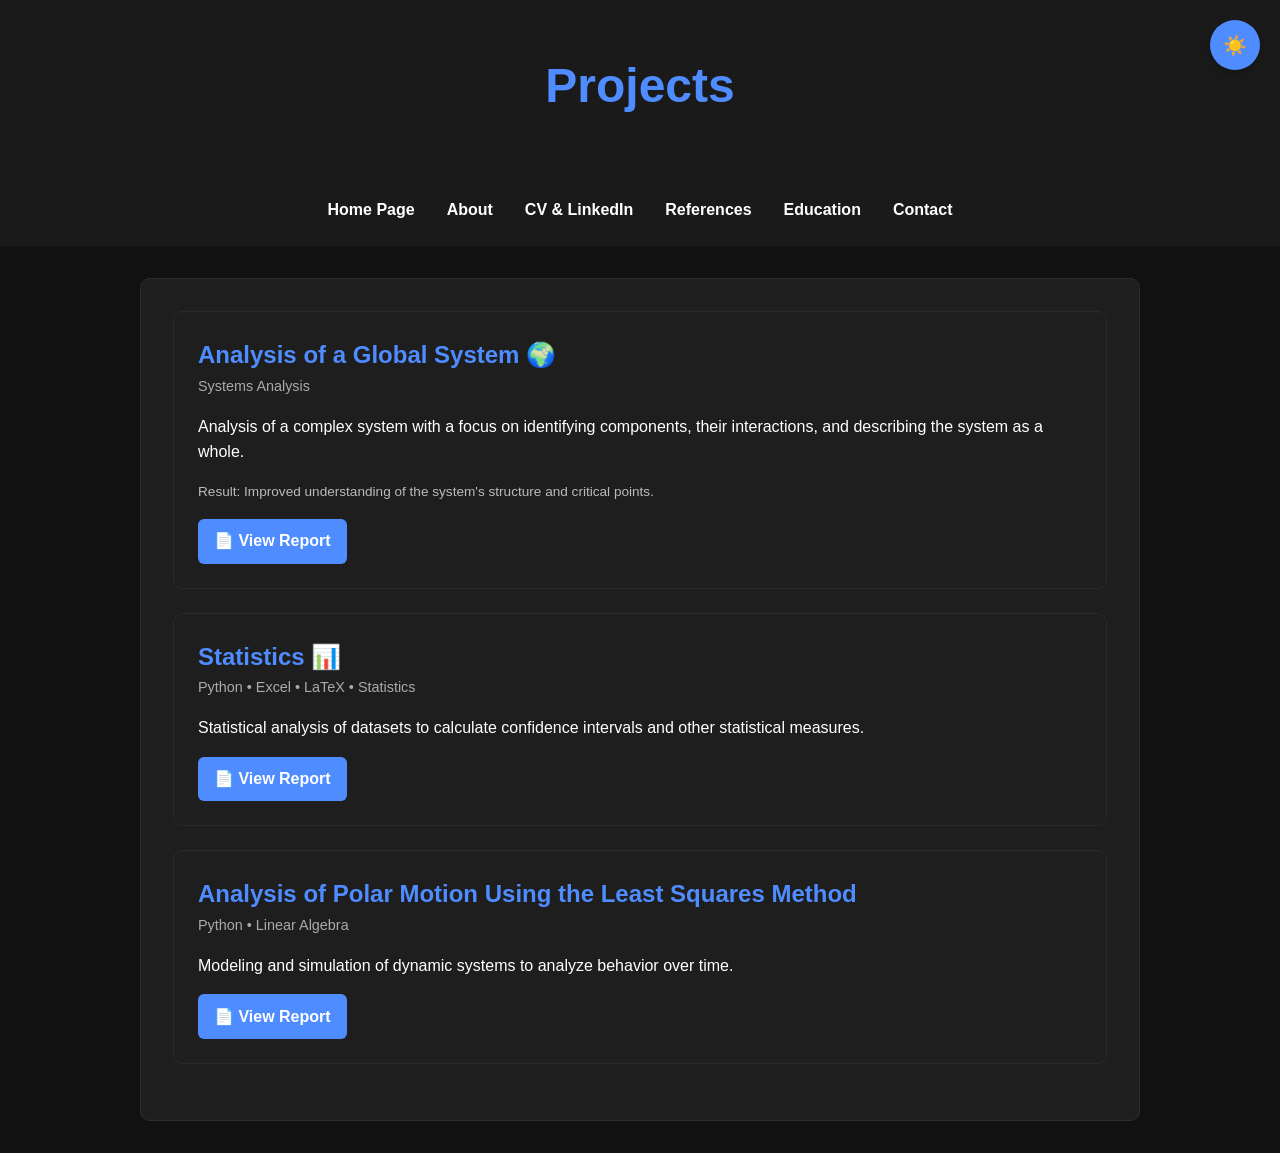
<file: projekt.html>
<!DOCTYPE html>
<html lang="en">
<head>
  <meta charset="UTF-8" />
  <meta name="viewport" content="width=device-width, initial-scale=1.0"/>
  <title>Projects – Victor Stommendal</title>

  <style>

    .project {
      background: var(--card);
      padding: 1.5rem;
      margin-bottom: 1.5rem;
      border-radius: 10px;
      border: 1px solid #2a2a2a;
      transition: transform 0.2s ease;
    }

    .project:hover {
      transform: translateY(-3px);
    }

    .meta {
      color: #aaa;
      font-size: 0.9rem;
      margin-bottom: 1rem;
    }

    .tags {
      margin-top: 1rem;
      font-size: 0.85rem;
      color: #bbb;
    }

    .button {
      display: inline-block;
      margin-top: 1rem;
      padding: 0.6rem 1rem;
      background: var(--accent);
      color: white;
      border-radius: 6px;
      text-decoration: none;
      font-weight: bold;
    }

    .button:hover {
      background: #3c7ce6;
    }

    .section-title {
      margin: 2rem 0 1rem;
      color: var(--accent);
      font-size: 1.3rem;
    }
  </style>
</head>

<link rel="stylesheet" href="style.css">

<body>
  <button id="theme-toggle">☀️</button>

<header>
  <h1>Projects</h1>
</header>

<nav>
  <a href="index.html">Home Page</a>
  <a href="about.html">About</a>
  <a href="index.html#CV">CV & LinkedIn</a>
  <a href="referenser.html">References</a>
  <a href="studier.html">Education</a>
  <a href="index.html#kontakt">Contact</a>
</nav>

<div class="container">

  <div class="project">
    <h2>Analysis of a Global System 🌍</h2>
    <div class="meta">Systems Analysis</div>

    <p>
      Analysis of a complex system with a focus on identifying components,
      their interactions, and describing the system as a whole.
    </p>

    <div class="tags">
      Result: Improved understanding of the system's structure and critical points.
    </div>

    <a class="button" href="Dokument/rapport_globala_system.pdf" target="_blank">
      📄 View Report
    </a>
  </div>

  <div class="project">
    <h2>Statistics 📊</h2>
    <div class="meta">Python • Excel • LaTeX • Statistics</div>

    <p>
      Statistical analysis of datasets to calculate confidence intervals and other statistical measures.
    </p>

    <a class="button" href="Dokument/rapport_statistik.pdf" target="_blank">
      📄 View Report
    </a>
  </div>

  <div class="project">
    <h2>Analysis of Polar Motion Using the Least Squares Method</h2>
    <div class="meta">Python • Linear Algebra</div>

    <p>
      Modeling and simulation of dynamic systems to analyze behavior over time.
    </p>

    <a class="button" href="Dokument/rapport_linjär_algebra.pdf" target="_blank">
      📄 View Report
    </a>
  </div>

</div>

<script src="theme.js"></script>
</body>
</html>
</file>
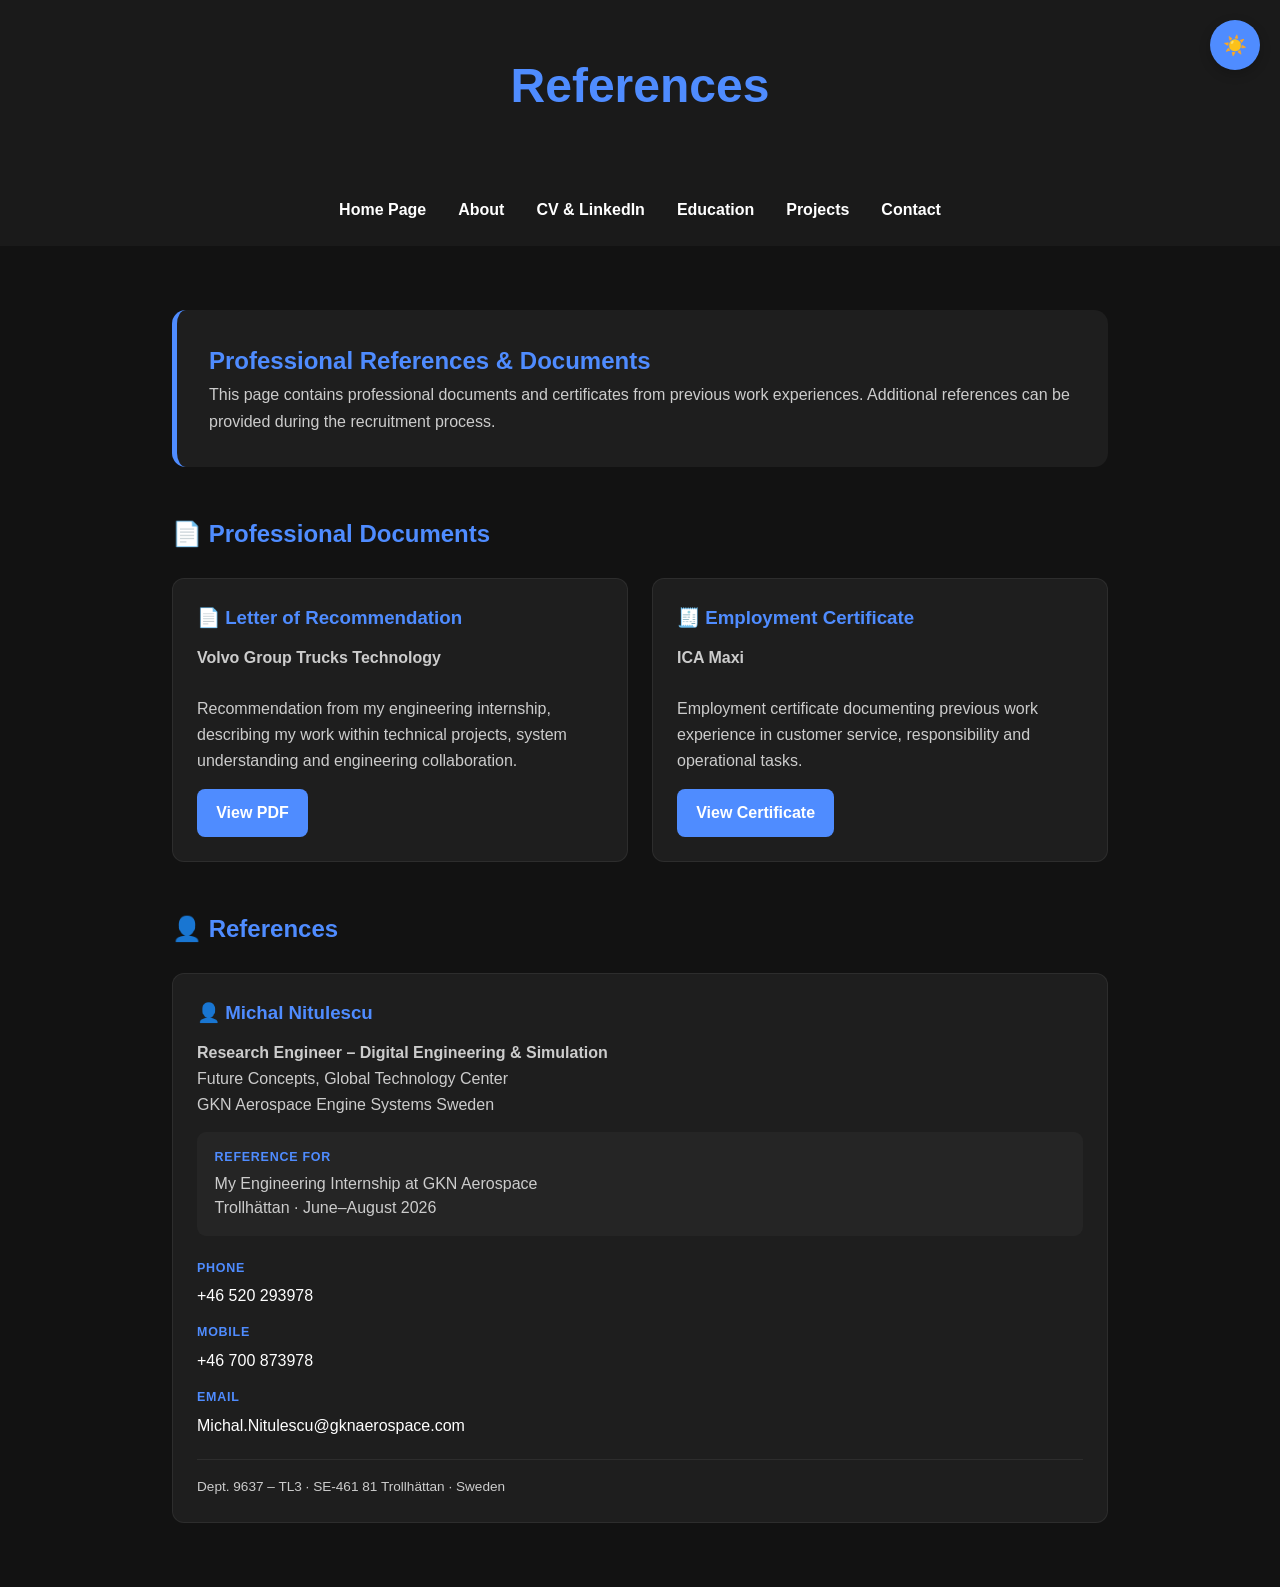
<file: referenser.html>
<!DOCTYPE html>
<html lang="en">
<head>
  <meta charset="UTF-8" />
  <meta name="viewport" content="width=device-width, initial-scale=1.0" />

  <title>References – Victor Stommendal</title>

  <link rel="stylesheet" href="style.css">

  <style>

    .content {
      max-width: 1000px;
      margin: 2rem auto;
      padding: 2rem;
    }


    .intro-box {

      background: var(--card);
      padding: 2rem;
      border-radius: 14px;
      border-left: 5px solid var(--accent);
      margin-bottom: 2rem;

    }


    .intro-box p {

      color: var(--muted);
      line-height: 1.7;

    }



    .section-title {

      margin-top: 3rem;
      margin-bottom: 1.5rem;
      color: var(--accent);

    }



    .reference-grid {

      display:grid;
      grid-template-columns:repeat(auto-fit,minmax(280px,1fr));
      gap:1.5rem;

    }



    .reference-card {

      background:var(--card);
      padding:1.5rem;
      border-radius:12px;
      border:1px solid rgba(128,128,128,.15);

      transition:0.2s ease;

    }



    .reference-card:hover {

      transform:translateY(-5px);

    }



    .reference-card h3 {

      margin-bottom:0.8rem;
      color:var(--accent);

    }



    .reference-card p {

      color:var(--muted);
      line-height:1.6;

    }



    .reference-button {

      display:inline-block;

      margin-top:1rem;

      padding:0.7rem 1.2rem;

      background:var(--accent);

      color:white;

      text-decoration:none;

      border-radius:8px;

      font-weight:600;

      transition:0.2s;

    }



    .reference-button:hover {

      opacity:0.85;

      transform:translateY(-2px);

    }




    .experience-card {

      background:var(--surface);

      padding:1.5rem;

      border-radius:12px;

      margin-bottom:1rem;

      border:1px solid rgba(128,128,128,.15);

    }



    .experience-card h3 {

      margin-bottom:0.5rem;

    }



    .experience-card span {

      color:var(--accent);

      font-weight:bold;

    }



    .experience-card ul {

      margin-top:1rem;

      color:var(--muted);

    }



    .experience-card li {

      margin-bottom:0.4rem;

    }




    .availability-box {

      margin-top:2rem;

      background:var(--card);

      padding:1.5rem;

      border-radius:12px;

      text-align:center;

      color:var(--muted);

    }

    @media (max-width: 700px) {
    .header-title {
      flex-direction: column;
      gap: 10px;
    }
  
    header h1 {  
      width: auto;
      font-size: 2.2rem;
    }
  
    .container {
      margin: 1rem;
      padding: 1rem;
    }
  
    nav a {
      margin: 0.3rem;
    }

    #theme-toggle {
      top: 10px;
      right: 10px;
      width: 40px;
      height: 40px;
      font-size: 1rem;
    }
  }



  .reference-header {
  border-left: 4px solid var(--accent);
  padding-left: 1rem;
  margin-bottom: 1.2rem;
}

.reference-header h3 {
  margin-bottom: 0.25rem;
  font-size: 1.35rem;
}

.reference-role {
  margin: 0;
  color: var(--muted);
  font-size: 0.95rem;
}

.reference-company {
  color: var(--muted);
  line-height: 1.6;
  margin-bottom: 1.4rem;
}

.reference-context {
  background: var(--surface);
  padding: 1rem 1.1rem;
  border-radius: 9px;
  margin-top: 0.9rem;
  margin-bottom: 1.4rem;
}

.reference-context span,
.reference-contact span {
  display: block;
  color: var(--accent);
  font-size: 0.78rem;
  font-weight: 700;
  text-transform: uppercase;
  letter-spacing: 0.06em;
  margin-bottom: 0.3rem;
}

.reference-context p {
  margin: 0;
  color: var(--muted);
  line-height: 1.5;
}

.reference-contact {
  display: grid;
  gap: 0.9rem;
  margin-bottom: 1.3rem;
}

.reference-contact a {
  color: var(--text);
  text-decoration: none;
}

.reference-contact a:hover {
  color: var(--accent);
}

.reference-address {
  padding-top: 1rem;
  border-top: 1px solid rgba(128,128,128,.15);
  color: var(--muted);
  font-size: 0.85rem;
}

  </style>

</head>


<body>


<button id="theme-toggle">☀️</button>


<header>

  <h1>References</h1>

</header>



<nav>

  <a href="index.html">Home Page</a>
  <a href="about.html">About</a>
  <a href="index.html#CV">CV & LinkedIn</a>
  <a href="studier.html">Education</a>
  <a href="projekt.html">Projects</a>
  <a href="index.html#kontakt">Contact</a>

</nav>



<main class="content">



<div class="intro-box">

<h2>Professional References & Documents</h2>

<p>

This page contains professional documents and certificates from previous work experiences.
Additional references can be provided during the recruitment process.

</p>

</div>




<h2 class="section-title">
📄 Professional Documents
</h2>



<div class="reference-grid">



<div class="reference-card">

<h3>
📄 Letter of Recommendation
</h3>


<p>

<strong>Volvo Group Trucks Technology</strong>

<br><br>

Recommendation from my engineering internship, describing my work within technical projects, system understanding and engineering collaboration.

</p>


<a class="reference-button"
href="Dokument/Letter-of-recommendation-Victor.pdf"
target="_blank">

View PDF

</a>


</div>




<div class="reference-card">

<h3>
🧾 Employment Certificate
</h3>


<p>

<strong>ICA Maxi</strong>

<br><br>

Employment certificate documenting previous work experience in customer service, responsibility and operational tasks.

</p>


<a class="reference-button"
href="Bilder/tjanstgoringsintyg_ICA.jpg"
target="_blank">

View Certificate

</a>


</div>


</div>

<h2 class="section-title">
👤 References
</h2>

<div class="reference-card">

  <h3>👤 Michal Nitulescu</h3>

  <p>
    <strong>Research Engineer – Digital Engineering & Simulation</strong><br>
    Future Concepts, Global Technology Center<br>
    GKN Aerospace Engine Systems Sweden
  </p>

  <div class="reference-context">

    <span>Reference for</span>
    <p>
      My Engineering Internship at GKN Aerospace<br>
      Trollhättan · June–August 2026
    </p>
  </div>

  <div class="reference-contact">
    <div>
      <span>Phone</span>
      <a href="tel:+46520293978">+46 520 293978</a>
    </div>

    <div>
      <span>Mobile</span>
      <a href="tel:+46700873978">+46 700 873978</a>
    </div>

    <div>

      <span>Email</span>
      <a href="mailto:Michal.Nitulescu@gknaerospace.com">
        Michal.Nitulescu@gknaerospace.com
      </a>

    </div>
  </div>
  <div class="reference-address">
    Dept. 9637 – TL3 · SE-461 81 Trollhättan · Sweden
  </div>
</div>

</main>




<script src="theme.js"></script>


</body>
</html>
</file>
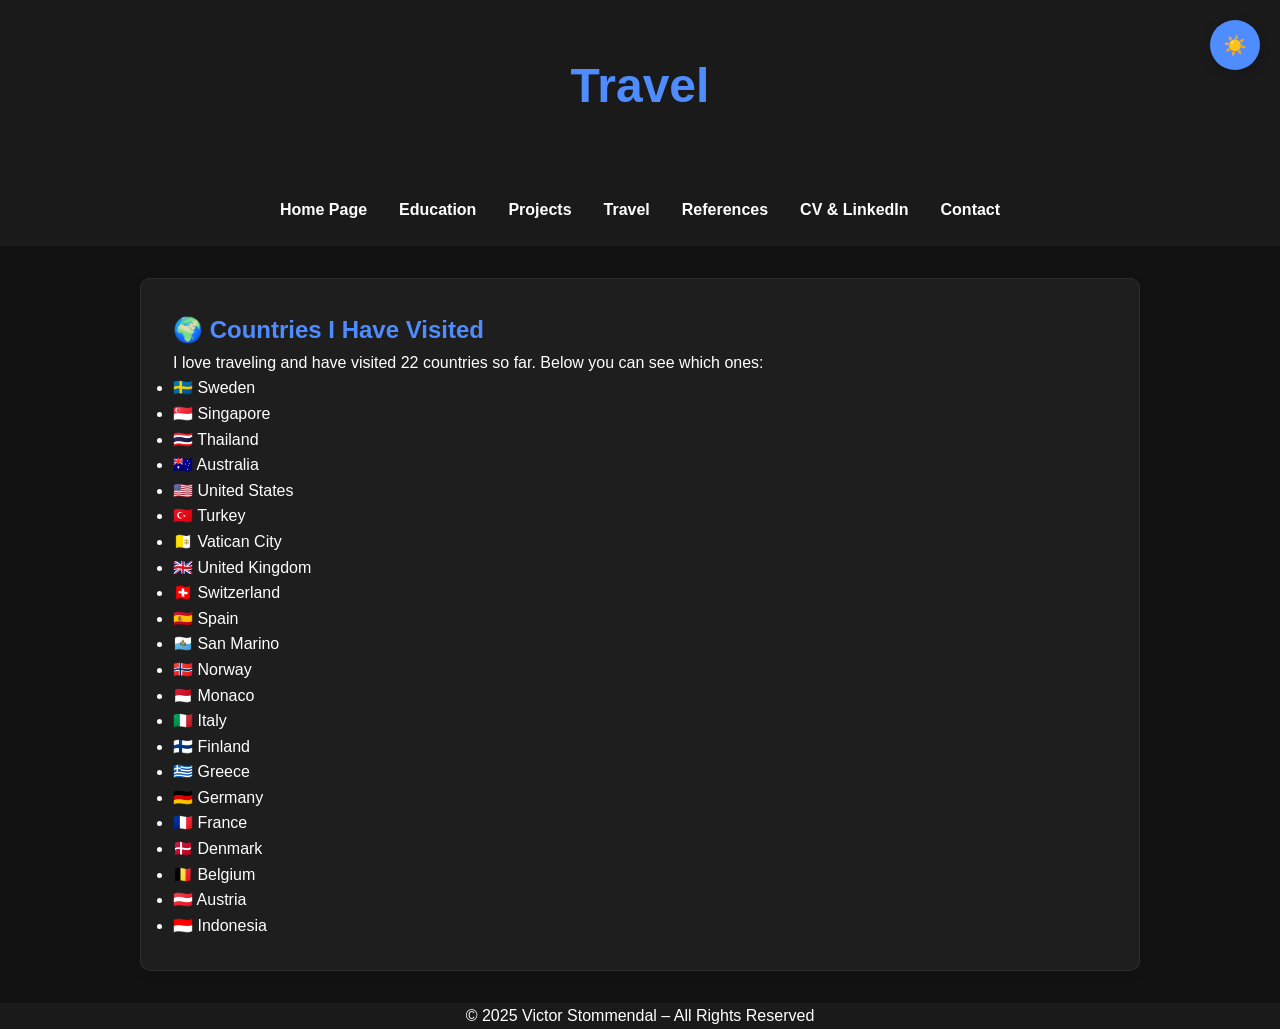
<file: resor.html>
<!DOCTYPE html>
<html lang="en">
<head>
  <meta charset="UTF-8" />
  <meta name="viewport" content="width=device-width, initial-scale=1.0" />
  <title>My Travels – Victor Stommendal</title>

  <link rel="stylesheet" href="style.css" />
</head>

<link rel="stylesheet" href="style.css">

<body>
  <button id="theme-toggle">☀️</button>

  <header>
    <h1>Travel</h1>
  </header>

  <nav>
    <a href="index.html">Home Page</a>
    <a href="studier.html">Education</a>
    <a href="projekt.html">Projects</a>
    <a href="resor.html">Travel</a>
    <a href="referenser.html">References</a>
    <a href="index.html#CV">CV & LinkedIn</a>
    <a href="index.html#kontakt">Contact</a>
  </nav>

  <main class="container">
    <h2>🌍 Countries I Have Visited</h2>

    <p>
      I love traveling and have visited 22 countries so far. Below you can see which ones:
    </p>

    <ul>
      <li>🇸🇪 Sweden</li>
      <li>🇸🇬 Singapore</li>
      <li>🇹🇭 Thailand</li>
      <li>🇦🇺 Australia</li>
      <li>🇺🇸 United States</li>
      <li>🇹🇷 Turkey</li>
      <li>🇻🇦 Vatican City</li>
      <li>🇬🇧 United Kingdom</li>
      <li>🇨🇭 Switzerland</li>
      <li>🇪🇸 Spain</li>
      <li>🇸🇲 San Marino</li>
      <li>🇳🇴 Norway</li>
      <li>🇲🇨 Monaco</li>
      <li>🇮🇹 Italy</li>
      <li>🇫🇮 Finland</li>
      <li>🇬🇷 Greece</li>
      <li>🇩🇪 Germany</li>
      <li>🇫🇷 France</li>
      <li>🇩🇰 Denmark</li>
      <li>🇧🇪 Belgium</li>
      <li>🇦🇹 Austria</li>
      <li>🇮🇩 Indonesia</li>
    </ul>
  </main>

  <footer>
    <p>© 2025 Victor Stommendal – All Rights Reserved</p>
  </footer>

  <script src="theme.js"></script>
</body>
</html>
</file>
<file: style.css>
:root {
    --bg: #121212;
    --card: #1e1e1e;
    --surface: #252525;
    --surface-dark: #1a1a1a;
    --text: #ffffff;
    --muted: #cccccc;
    --accent: #4f8cff;
    --input-bg: #2a2a2a;
  
    --table-row: #2a2a2a;
    --table-hover: #333333;
    --table-border: #444444;
  
    --info-box: #2a3f66;
  }
  
  body.light-mode {
    --bg: #f6f1e8;
    --card: #fffaf3;
    --surface: #ece4d7;
    --surface-dark: #e3dacb;
    --text: #2f2b27;
    --muted: #6b6257;
    --accent: #3f7fe0;
    --input-bg: #f2ece2;
  
    --table-row: #f3ece1;
    --table-hover: #e7ddd0;
    --table-border: #d4c8b7;
  
    --info-box: #dce7f8;
  }
  
  * {
    box-sizing: border-box;
    margin: 0;
    padding: 0;
    scroll-behavior: smooth;
  }
  
  body {
    font-family: "Segoe UI", sans-serif;
    background-color: var(--bg);
    color: var(--text);
    line-height: 1.6;
    transition: background-color .3s ease, color .3s ease;
  }
  
  nav,
  footer {
    background-color: var(--surface-dark);
    text-align: center;
  }
  
  header {
    background-color: var(--surface-dark);
    display: flex;
    justify-content: center;
    align-items: center;
    flex-wrap: wrap;
    padding: 3rem 1rem;
    text-align: center;
  }
  
  header h1 {
    width: 100%;
    text-align: center;
    font-size: 3rem;
    color: var(--accent);
  }
  
  nav {
    display: flex;
    justify-content: center;
    flex-wrap: wrap;
    padding: 1rem;
  }
  
  nav a {
    color: var(--text);
    text-decoration: none;
    font-weight: bold;
    margin: 0.5rem 1rem;
  }
  
  nav a:hover {
    color: var(--accent);
  }
  
  a {
    color: var(--accent);
  }
  
  h1,
  h2,
  h3 {
    color: var(--accent);
  }

  .read-more-btn {
    display: inline-flex;
    margin-top: 20px;
  }
  
  .container {
    max-width: 1000px;
    margin: 2rem auto;
    padding: 2rem;
    background-color: var(--card);
    border-radius: 10px;
    border: 1px solid rgba(128,128,128,.15);
    box-shadow: 0 4px 12px rgba(0,0,0,.08);
  }
  
  #theme-toggle {
    position: fixed;
    top: 20px;
    right: 20px;
    width: 50px;
    height: 50px;
    border: none;
    border-radius: 50%;
    background: var(--accent);
    color: white;
    font-size: 1.2rem;
    cursor: pointer;
    z-index: 1000;
    box-shadow: 0 4px 12px rgba(0,0,0,.2);
  }
  
  #theme-toggle:hover {
    transform: translateY(-2px);
  }

/* INDEX KORT */
  
  .card:hover {
    transform: translateY(-5px);
    box-shadow: 0 8px 20px rgba(0,0,0,0.15);
  }
  
  .card h2 {
    color: var(--accent);
    margin-bottom: 1rem;
  }

  @media (max-width: 700px) {
    .header-title {
      flex-direction: column;
      gap: 10px;
    }
  
    header h1 {  
      width: auto;
      font-size: 2.2rem;
    }
  
    .container {
      margin: 1rem;
      padding: 1rem;
    }
  
    nav a {
      margin: 0.3rem;
    }

    #theme-toggle {
      top: 10px;
      right: 10px;
      width: 40px;
      height: 40px;
      font-size: 1rem;
    }
  }
</file>
